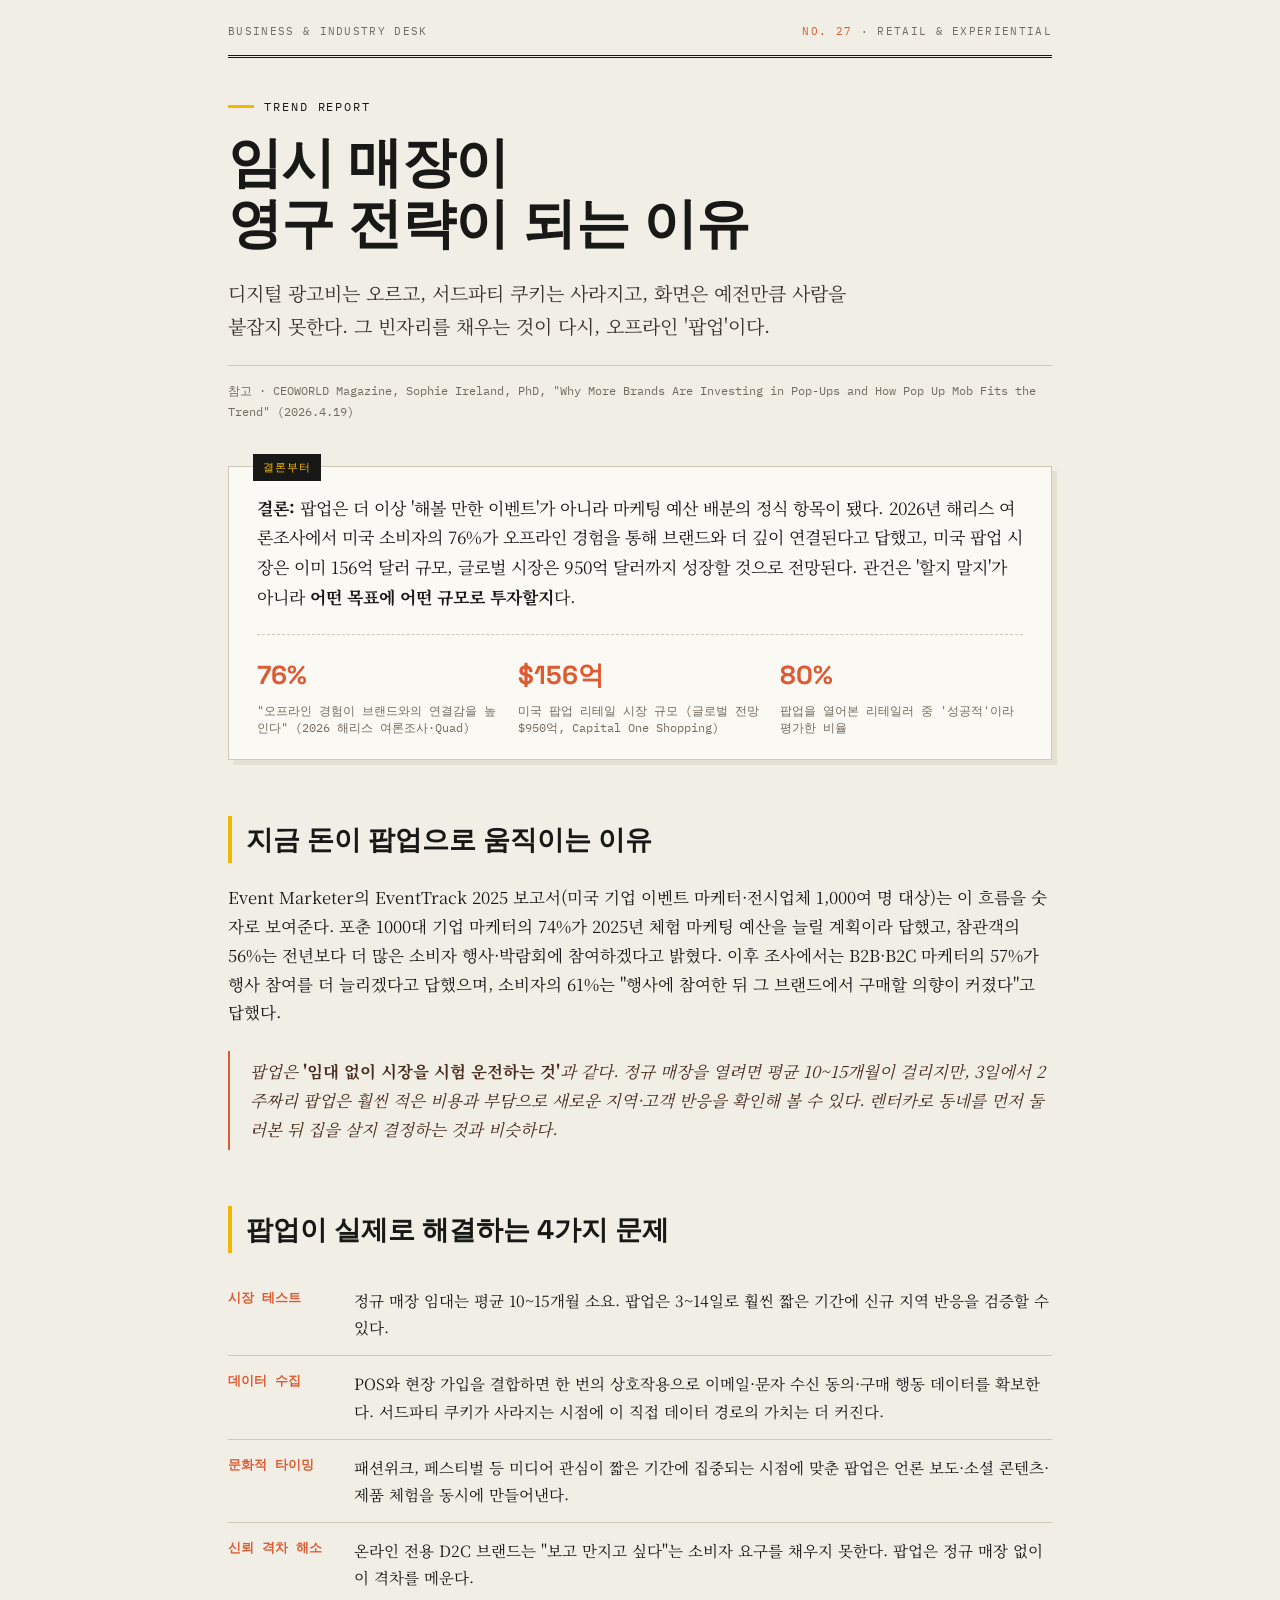
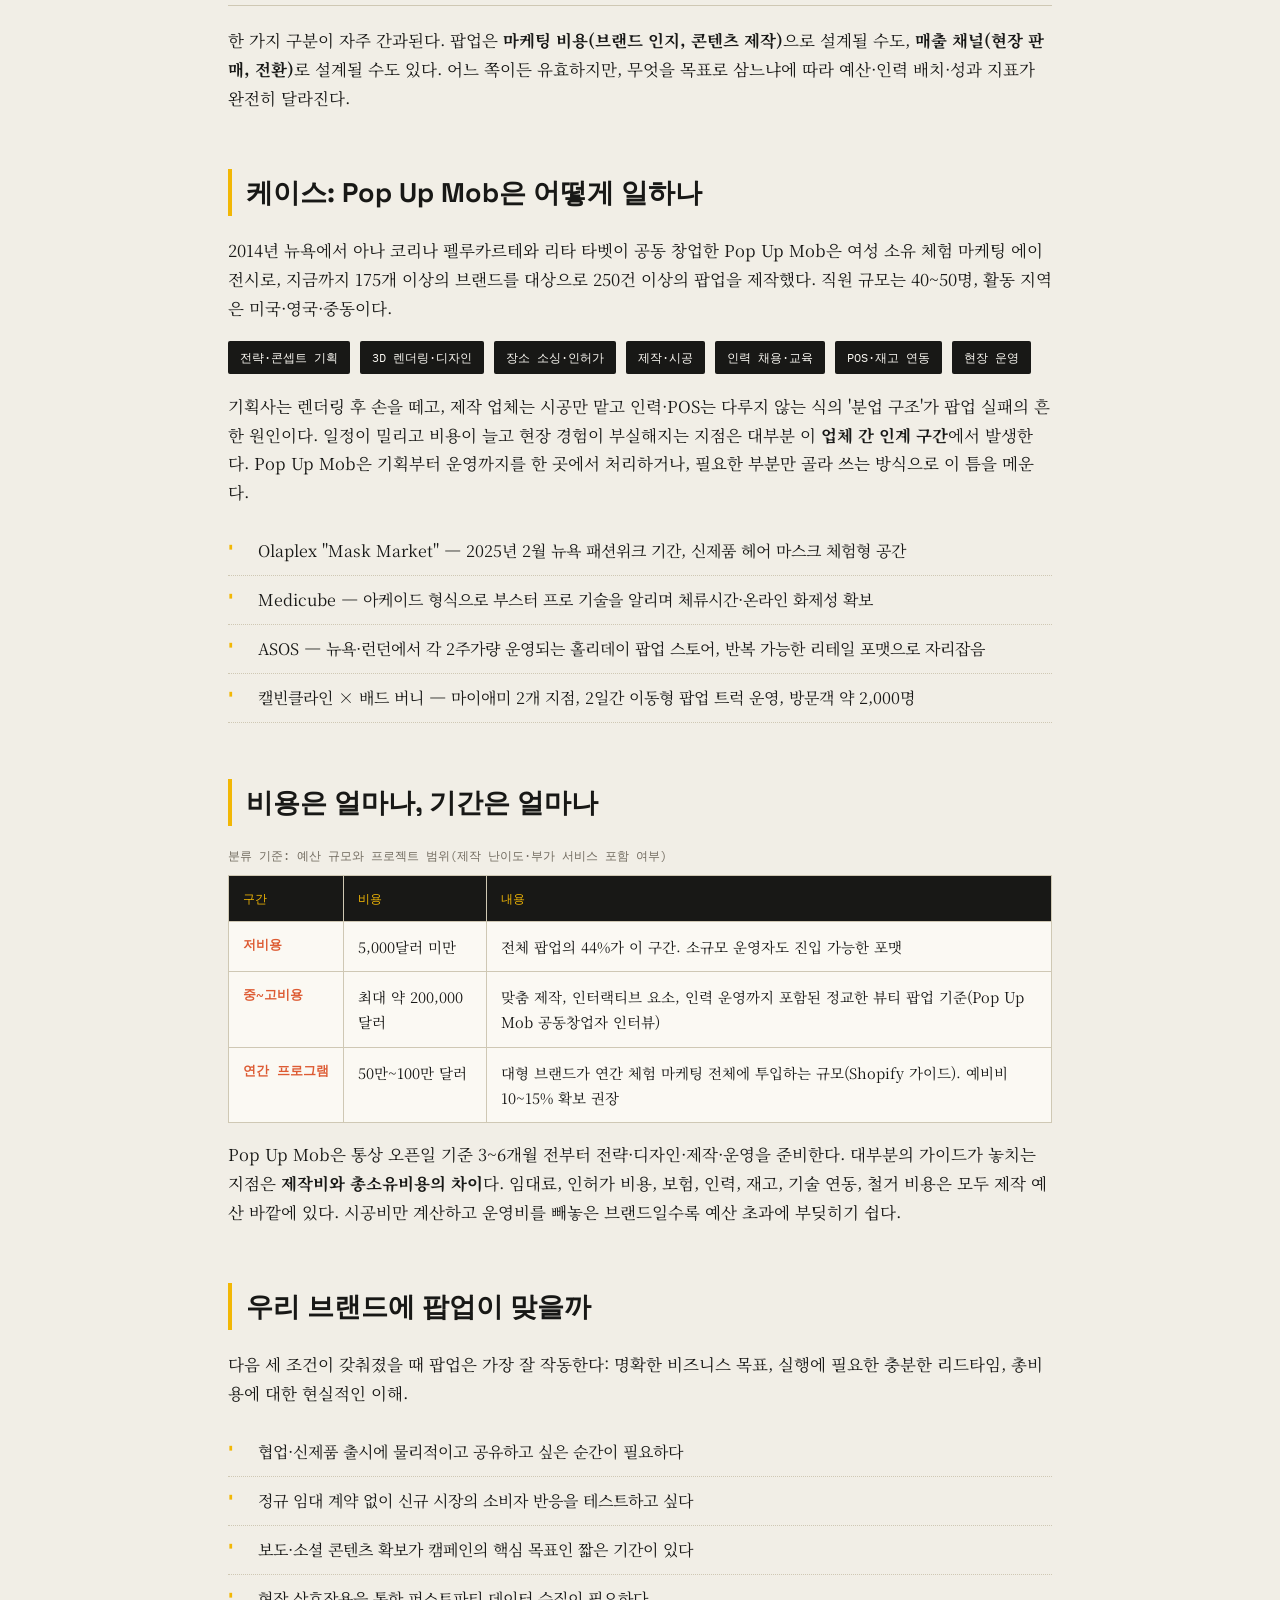
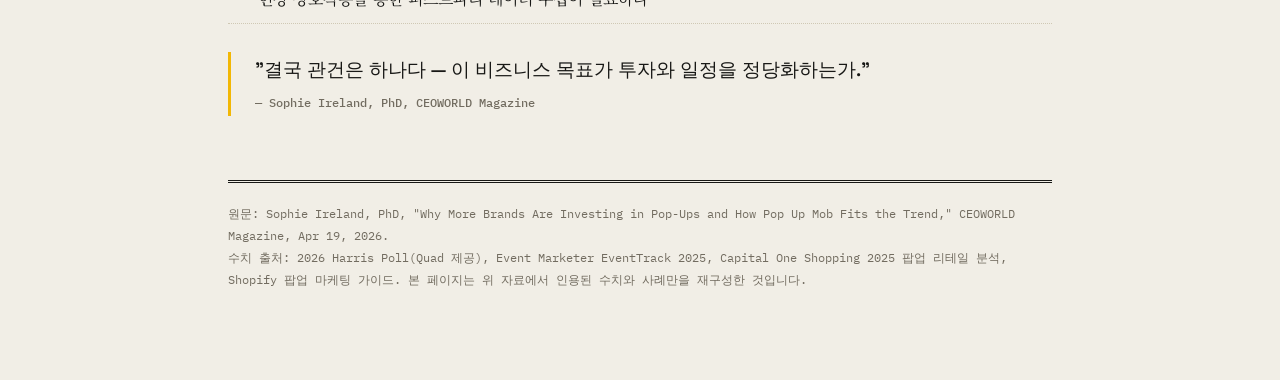
<file: data/popup-marketing-trend.html>
<!DOCTYPE html>
<html lang="ko">
<head>
<meta charset="UTF-8">
<title>임시가 전략이 될 때: 글로벌 팝업 마케팅 트렌드</title>
<meta name="viewport" content="width=device-width, initial-scale=1.0">
<link rel="preconnect" href="https://fonts.googleapis.com">
<link href="https://fonts.googleapis.com/css2?family=Space+Grotesk:wght@400;500;600;700&family=Noto+Serif+KR:wght@300;400;500;600;700&family=IBM+Plex+Mono:wght@400;500;600&display=swap" rel="stylesheet">
<style>
  :root{
    --paper:#F1EEE6;
    --paper-dark:#E4E0D2;
    --ink:#181816;
    --yellow:#F2B705;
    --orange:#DD5B33;
    --gray:#726C60;
    --card:#FBF9F3;
    --rule:#CFC8B4;
  }
  *{box-sizing:border-box;}
  html,body{margin:0;padding:0;}
  body{
    background:var(--paper);
    color:var(--ink);
    font-family:'Noto Serif KR', serif;
    line-height:1.75;
    -webkit-font-smoothing:antialiased;
  }
  .wrap{max-width:880px;margin:0 auto;padding:0 28px 90px;}

  .masthead{
    border-bottom:3px double var(--ink);
    padding:22px 0 14px;
    display:flex;
    justify-content:space-between;
    align-items:baseline;
    font-family:'IBM Plex Mono',monospace;
    font-size:11px;
    letter-spacing:0.12em;
    text-transform:uppercase;
    color:var(--gray);
  }
  .masthead span.hi{color:var(--orange);}

  .eyebrow{
    margin-top:38px;
    font-family:'IBM Plex Mono',monospace;
    font-size:12px;
    letter-spacing:0.16em;
    text-transform:uppercase;
    color:var(--ink);
    display:flex;
    align-items:center;
    gap:10px;
  }
  .eyebrow::before{content:"";width:26px;height:3px;background:var(--yellow);display:inline-block;}

  h1.headline{
    font-family:'Space Grotesk',sans-serif;
    font-weight:700;
    font-size:clamp(32px,5.2vw,54px);
    line-height:1.12;
    letter-spacing:-0.01em;
    margin:16px 0 22px;
    color:var(--ink);
  }
  .standfirst{
    font-size:19px;
    color:#3A342C;
    max-width:640px;
    margin-bottom:8px;
  }
  .byline{
    font-family:'IBM Plex Mono',monospace;
    font-size:12px;
    color:var(--gray);
    margin-top:22px;
    padding-top:14px;
    border-top:1px solid var(--rule);
  }

  /* 결론 카드 - 영수증 모티프 */
  .receipt{
    background:var(--card);
    border:1px solid var(--rule);
    box-shadow:5px 5px 0 var(--paper-dark);
    margin:44px 0 50px;
    padding:26px 28px 22px;
    position:relative;
  }
  .receipt::before{
    content:"결론부터";
    position:absolute;
    top:-13px;
    left:24px;
    background:var(--ink);
    color:var(--yellow);
    font-family:'IBM Plex Mono',monospace;
    font-size:11px;
    letter-spacing:0.1em;
    padding:4px 10px;
  }
  .receipt p{margin:0;font-size:17px;}
  .receipt .stat-row{
    display:grid;
    grid-template-columns:repeat(3,1fr);
    gap:18px;
    margin-top:22px;
    padding-top:18px;
    border-top:1px dashed var(--rule);
  }
  .stat{font-family:'IBM Plex Mono',monospace;}
  .stat .num{
    font-family:'Space Grotesk',sans-serif;
    font-size:26px;
    font-weight:700;
    color:var(--orange);
    display:block;
  }
  .stat .lab{font-size:11.5px;color:var(--gray);line-height:1.5;display:block;margin-top:4px;}

  section{margin-top:56px;}
  h2.sec-title{
    font-family:'Space Grotesk',sans-serif;
    font-weight:700;
    font-size:27px;
    color:var(--ink);
    border-left:4px solid var(--yellow);
    padding-left:14px;
    margin-bottom:20px;
  }
  p{font-size:16.5px;}

  .analogy{
    background:transparent;
    border-left:2px solid var(--orange);
    margin:24px 0;
    padding:6px 0 6px 20px;
    font-style:italic;
    color:#4A2E1F;
    font-size:16.5px;
  }
  .analogy b{font-style:normal;}

  table{
    width:100%;
    border-collapse:collapse;
    margin:18px 0 8px;
    font-size:14.5px;
    background:var(--card);
  }
  caption{
    text-align:left;
    font-family:'IBM Plex Mono',monospace;
    font-size:11.5px;
    color:var(--gray);
    margin-bottom:8px;
  }
  th,td{
    border:1px solid var(--rule);
    padding:12px 14px;
    text-align:left;
    vertical-align:top;
  }
  th{
    background:var(--ink);
    color:var(--yellow);
    font-family:'IBM Plex Mono',monospace;
    font-weight:500;
    font-size:12px;
    letter-spacing:0.04em;
  }
  td.rowhead{
    font-family:'IBM Plex Mono',monospace;
    font-weight:600;
    font-size:12.5px;
    color:var(--orange);
    white-space:nowrap;
  }

  blockquote{
    margin:28px 0;
    padding:4px 0 4px 24px;
    border-left:3px solid var(--yellow);
    font-family:'Space Grotesk',sans-serif;
    font-size:19px;
    font-weight:500;
    line-height:1.5;
    color:var(--ink);
  }
  blockquote cite{
    display:block;
    margin-top:10px;
    font-family:'IBM Plex Mono',monospace;
    font-style:normal;
    font-size:12px;
    color:var(--gray);
  }

  .data-list{list-style:none;padding:0;margin:20px 0;}
  .data-list li{
    display:grid;
    grid-template-columns:110px 1fr;
    gap:16px;
    padding:14px 0;
    border-bottom:1px solid var(--rule);
    align-items:start;
  }
  .data-list .src{
    font-family:'IBM Plex Mono',monospace;
    font-weight:600;
    color:var(--orange);
    font-size:12.5px;
  }
  .data-list p{margin:0;font-size:15.5px;}

  .checklist{margin:20px 0;padding:0;list-style:none;}
  .checklist li{
    position:relative;
    padding:10px 0 10px 30px;
    font-size:16px;
    border-bottom:1px dotted var(--rule);
  }
  .checklist li::before{
    content:"▮";
    position:absolute;
    left:0;
    top:10px;
    color:var(--yellow);
    font-size:11px;
  }

  .tag-row{
    display:flex;
    flex-wrap:wrap;
    gap:10px;
    margin:18px 0;
  }
  .tag{
    font-family:'IBM Plex Mono',monospace;
    font-size:12px;
    background:var(--ink);
    color:var(--card);
    padding:6px 12px;
    border-radius:2px;
  }

  footer{
    margin-top:64px;
    padding-top:20px;
    border-top:3px double var(--ink);
    font-family:'IBM Plex Mono',monospace;
    font-size:11.5px;
    color:var(--gray);
    line-height:1.9;
  }
</style>
</head>
<body>
<div class="wrap">

  <div class="masthead">
    <span>Business & Industry Desk</span>
    <span><span class="hi">No. 27</span> · Retail & Experiential</span>
  </div>

  <div class="eyebrow">Trend Report</div>
  <h1 class="headline">임시 매장이<br>영구 전략이 되는 이유</h1>
  <p class="standfirst">
    디지털 광고비는 오르고, 서드파티 쿠키는 사라지고, 화면은 예전만큼 사람을
    붙잡지 못한다. 그 빈자리를 채우는 것이 다시, 오프라인 '팝업'이다.
  </p>
  <div class="byline">참고 · CEOWORLD Magazine, Sophie Ireland, PhD, "Why More Brands Are Investing in Pop-Ups and How Pop Up Mob Fits the Trend" (2026.4.19)</div>

  <div class="receipt">
    <p>
      <b>결론:</b> 팝업은 더 이상 '해볼 만한 이벤트'가 아니라 마케팅 예산 배분의 정식 항목이 됐다.
      2026년 해리스 여론조사에서 미국 소비자의 76%가 오프라인 경험을 통해 브랜드와 더 깊이
      연결된다고 답했고, 미국 팝업 시장은 이미 156억 달러 규모, 글로벌 시장은 950억 달러까지
      성장할 것으로 전망된다. 관건은 '할지 말지'가 아니라 <b>어떤 목표에 어떤 규모로 투자할지</b>다.
    </p>
    <div class="stat-row">
      <div class="stat"><span class="num">76%</span><span class="lab">"오프라인 경험이 브랜드와의 연결감을 높인다" (2026 해리스 여론조사·Quad)</span></div>
      <div class="stat"><span class="num">$156억</span><span class="lab">미국 팝업 리테일 시장 규모 (글로벌 전망 $950억, Capital One Shopping)</span></div>
      <div class="stat"><span class="num">80%</span><span class="lab">팝업을 열어본 리테일러 중 '성공적'이라 평가한 비율</span></div>
    </div>
  </div>

  <section>
    <h2 class="sec-title">지금 돈이 팝업으로 움직이는 이유</h2>
    <p>
      Event Marketer의 EventTrack 2025 보고서(미국 기업 이벤트 마케터·전시업체 1,000여 명 대상)는
      이 흐름을 숫자로 보여준다. 포춘 1000대 기업 마케터의 74%가 2025년 체험 마케팅 예산을
      늘릴 계획이라 답했고, 참관객의 56%는 전년보다 더 많은 소비자 행사·박람회에 참여하겠다고
      밝혔다. 이후 조사에서는 B2B·B2C 마케터의 57%가 행사 참여를 더 늘리겠다고 답했으며,
      소비자의 61%는 "행사에 참여한 뒤 그 브랜드에서 구매할 의향이 커졌다"고 답했다.
    </p>
    <div class="analogy">
      팝업은 <b>'임대 없이 시장을 시험 운전하는 것'</b>과 같다. 정규 매장을 열려면 평균
      10~15개월이 걸리지만, 3일에서 2주짜리 팝업은 훨씬 적은 비용과 부담으로 새로운 지역·고객
      반응을 확인해 볼 수 있다. 렌터카로 동네를 먼저 둘러본 뒤 집을 살지 결정하는 것과 비슷하다.
    </div>
  </section>

  <section>
    <h2 class="sec-title">팝업이 실제로 해결하는 4가지 문제</h2>
    <ul class="data-list">
      <li><span class="src">시장 테스트</span><p>정규 매장 임대는 평균 10~15개월 소요. 팝업은 3~14일로 훨씬 짧은 기간에 신규 지역 반응을 검증할 수 있다.</p></li>
      <li><span class="src">데이터 수집</span><p>POS와 현장 가입을 결합하면 한 번의 상호작용으로 이메일·문자 수신 동의·구매 행동 데이터를 확보한다. 서드파티 쿠키가 사라지는 시점에 이 직접 데이터 경로의 가치는 더 커진다.</p></li>
      <li><span class="src">문화적 타이밍</span><p>패션위크, 페스티벌 등 미디어 관심이 짧은 기간에 집중되는 시점에 맞춘 팝업은 언론 보도·소셜 콘텐츠·제품 체험을 동시에 만들어낸다.</p></li>
      <li><span class="src">신뢰 격차 해소</span><p>온라인 전용 D2C 브랜드는 "보고 만지고 싶다"는 소비자 요구를 채우지 못한다. 팝업은 정규 매장 없이 이 격차를 메운다.</p></li>
    </ul>
    <p>
      한 가지 구분이 자주 간과된다. 팝업은 <b>마케팅 비용(브랜드 인지, 콘텐츠 제작)</b>으로 설계될 수도,
      <b>매출 채널(현장 판매, 전환)</b>로 설계될 수도 있다. 어느 쪽이든 유효하지만, 무엇을 목표로
      삼느냐에 따라 예산·인력 배치·성과 지표가 완전히 달라진다.
    </p>
  </section>

  <section>
    <h2 class="sec-title">케이스: Pop Up Mob은 어떻게 일하나</h2>
    <p>
      2014년 뉴욕에서 아나 코리나 펠루카르테와 리타 타벳이 공동 창업한 Pop Up Mob은 여성 소유
      체험 마케팅 에이전시로, 지금까지 175개 이상의 브랜드를 대상으로 250건 이상의 팝업을
      제작했다. 직원 규모는 40~50명, 활동 지역은 미국·영국·중동이다.
    </p>
    <div class="tag-row">
      <span class="tag">전략·콘셉트 기획</span>
      <span class="tag">3D 렌더링·디자인</span>
      <span class="tag">장소 소싱·인허가</span>
      <span class="tag">제작·시공</span>
      <span class="tag">인력 채용·교육</span>
      <span class="tag">POS·재고 연동</span>
      <span class="tag">현장 운영</span>
    </div>
    <p>
      기획사는 렌더링 후 손을 떼고, 제작 업체는 시공만 맡고 인력·POS는 다루지 않는 식의
      '분업 구조'가 팝업 실패의 흔한 원인이다. 일정이 밀리고 비용이 늘고 현장 경험이 부실해지는
      지점은 대부분 이 <b>업체 간 인계 구간</b>에서 발생한다. Pop Up Mob은 기획부터 운영까지를
      한 곳에서 처리하거나, 필요한 부분만 골라 쓰는 방식으로 이 틈을 메운다.
    </p>
    <ul class="checklist">
      <li>Olaplex "Mask Market" — 2025년 2월 뉴욕 패션위크 기간, 신제품 헤어 마스크 체험형 공간</li>
      <li>Medicube — 아케이드 형식으로 부스터 프로 기술을 알리며 체류시간·온라인 화제성 확보</li>
      <li>ASOS — 뉴욕·런던에서 각 2주가량 운영되는 홀리데이 팝업 스토어, 반복 가능한 리테일 포맷으로 자리잡음</li>
      <li>캘빈클라인 × 배드 버니 — 마이애미 2개 지점, 2일간 이동형 팝업 트럭 운영, 방문객 약 2,000명</li>
    </ul>
  </section>

  <section>
    <h2 class="sec-title">비용은 얼마나, 기간은 얼마나</h2>
    <table>
      <caption>분류 기준: 예산 규모와 프로젝트 범위(제작 난이도·부가 서비스 포함 여부)</caption>
      <tr>
        <th>구간</th>
        <th>비용</th>
        <th>내용</th>
      </tr>
      <tr>
        <td class="rowhead">저비용</td>
        <td>5,000달러 미만</td>
        <td>전체 팝업의 44%가 이 구간. 소규모 운영자도 진입 가능한 포맷</td>
      </tr>
      <tr>
        <td class="rowhead">중~고비용</td>
        <td>최대 약 200,000달러</td>
        <td>맞춤 제작, 인터랙티브 요소, 인력 운영까지 포함된 정교한 뷰티 팝업 기준(Pop Up Mob 공동창업자 인터뷰)</td>
      </tr>
      <tr>
        <td class="rowhead">연간 프로그램</td>
        <td>50만~100만 달러</td>
        <td>대형 브랜드가 연간 체험 마케팅 전체에 투입하는 규모(Shopify 가이드). 예비비 10~15% 확보 권장</td>
      </tr>
    </table>
    <p>
      Pop Up Mob은 통상 오픈일 기준 3~6개월 전부터 전략·디자인·제작·운영을 준비한다.
      대부분의 가이드가 놓치는 지점은 <b>제작비와 총소유비용의 차이</b>다. 임대료, 인허가 비용,
      보험, 인력, 재고, 기술 연동, 철거 비용은 모두 제작 예산 바깥에 있다. 시공비만 계산하고
      운영비를 빼놓은 브랜드일수록 예산 초과에 부딪히기 쉽다.
    </p>
  </section>

  <section>
    <h2 class="sec-title">우리 브랜드에 팝업이 맞을까</h2>
    <p>다음 세 조건이 갖춰졌을 때 팝업은 가장 잘 작동한다: 명확한 비즈니스 목표, 실행에 필요한 충분한 리드타임, 총비용에 대한 현실적인 이해.</p>
    <ul class="checklist">
      <li>협업·신제품 출시에 물리적이고 공유하고 싶은 순간이 필요하다</li>
      <li>정규 임대 계약 없이 신규 시장의 소비자 반응을 테스트하고 싶다</li>
      <li>보도·소셜 콘텐츠 확보가 캠페인의 핵심 목표인 짧은 기간이 있다</li>
      <li>현장 상호작용을 통한 퍼스트파티 데이터 수집이 필요하다</li>
    </ul>
    <blockquote>
      "결국 관건은 하나다 — 이 비즈니스 목표가 투자와 일정을 정당화하는가."
      <cite>— Sophie Ireland, PhD, CEOWORLD Magazine</cite>
    </blockquote>
  </section>

  <footer>
    원문: Sophie Ireland, PhD, "Why More Brands Are Investing in Pop-Ups and How Pop Up Mob Fits the Trend,"
    CEOWORLD Magazine, Apr 19, 2026.<br>
    수치 출처: 2026 Harris Poll(Quad 제공), Event Marketer EventTrack 2025, Capital One Shopping 2025 팝업 리테일 분석, Shopify 팝업 마케팅 가이드.
    본 페이지는 위 자료에서 인용된 수치와 사례만을 재구성한 것입니다.
  </footer>

</div>
</body>
</html>
</file>
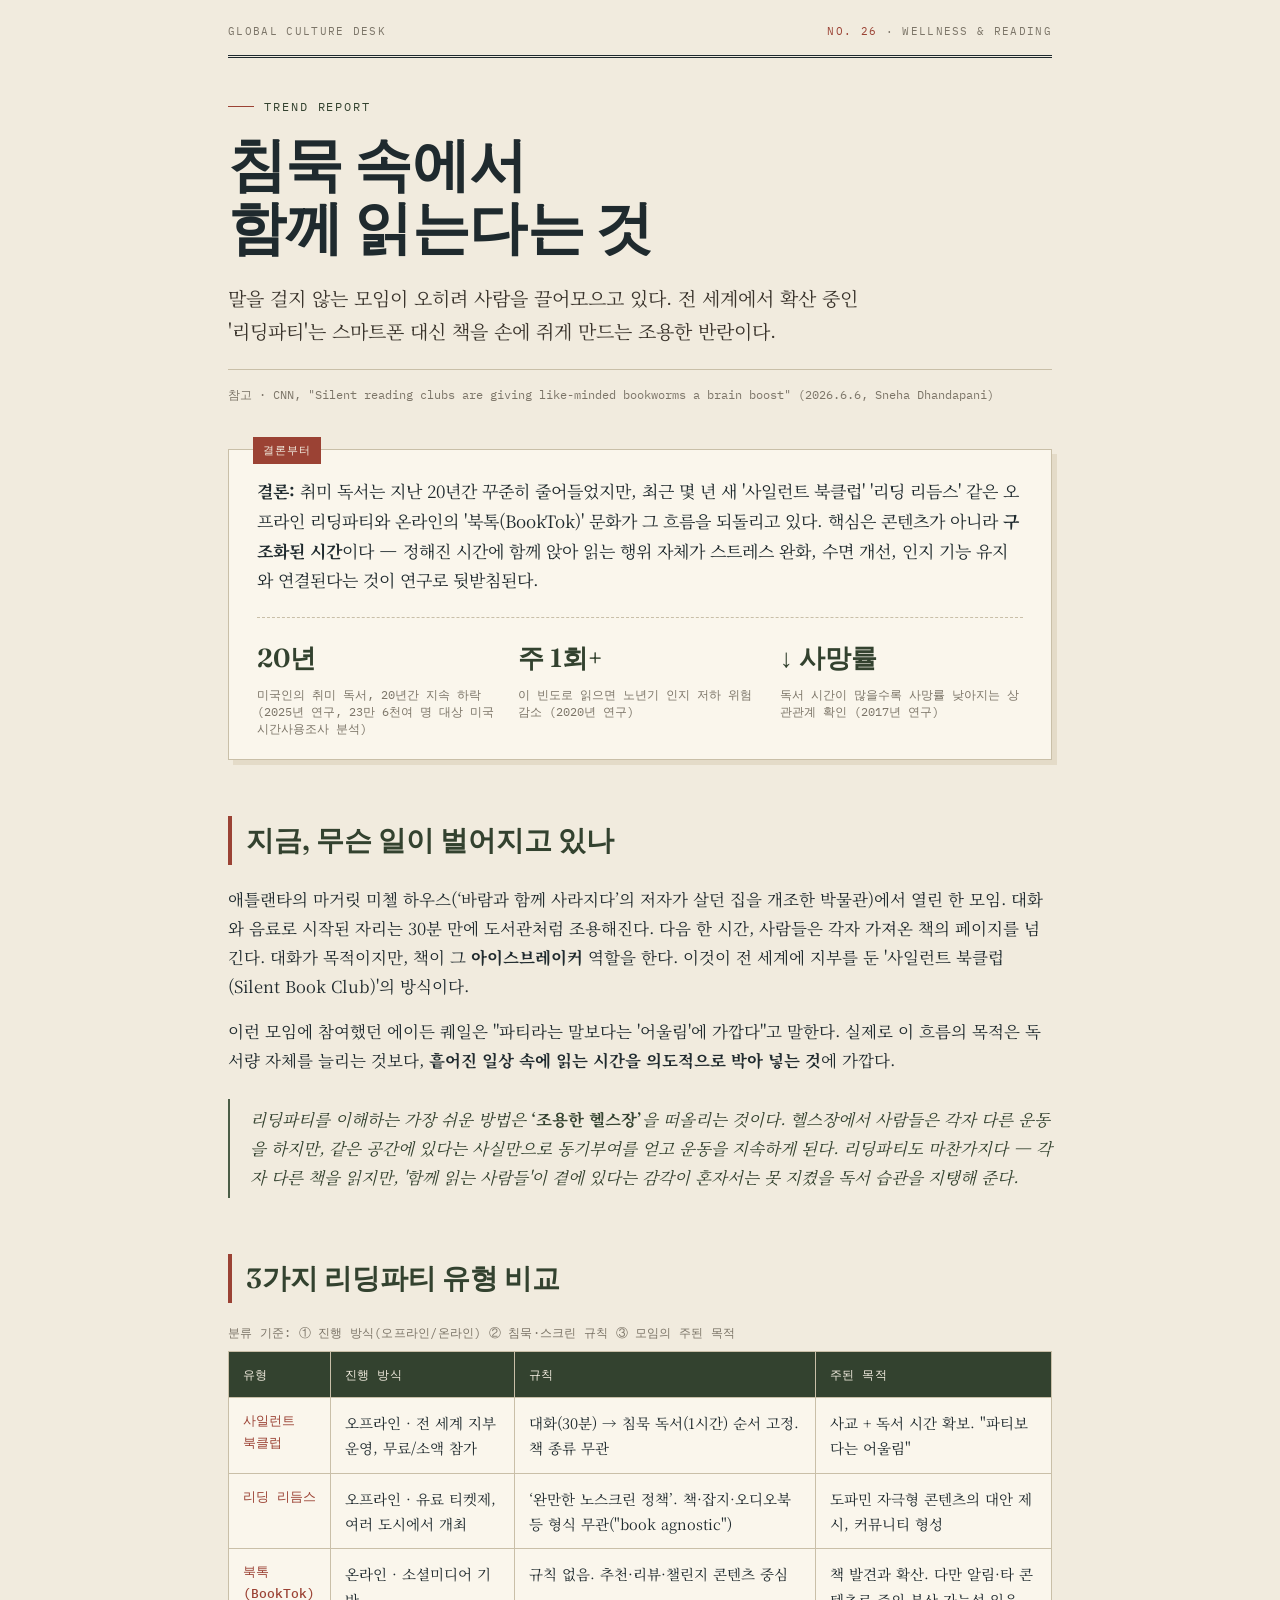
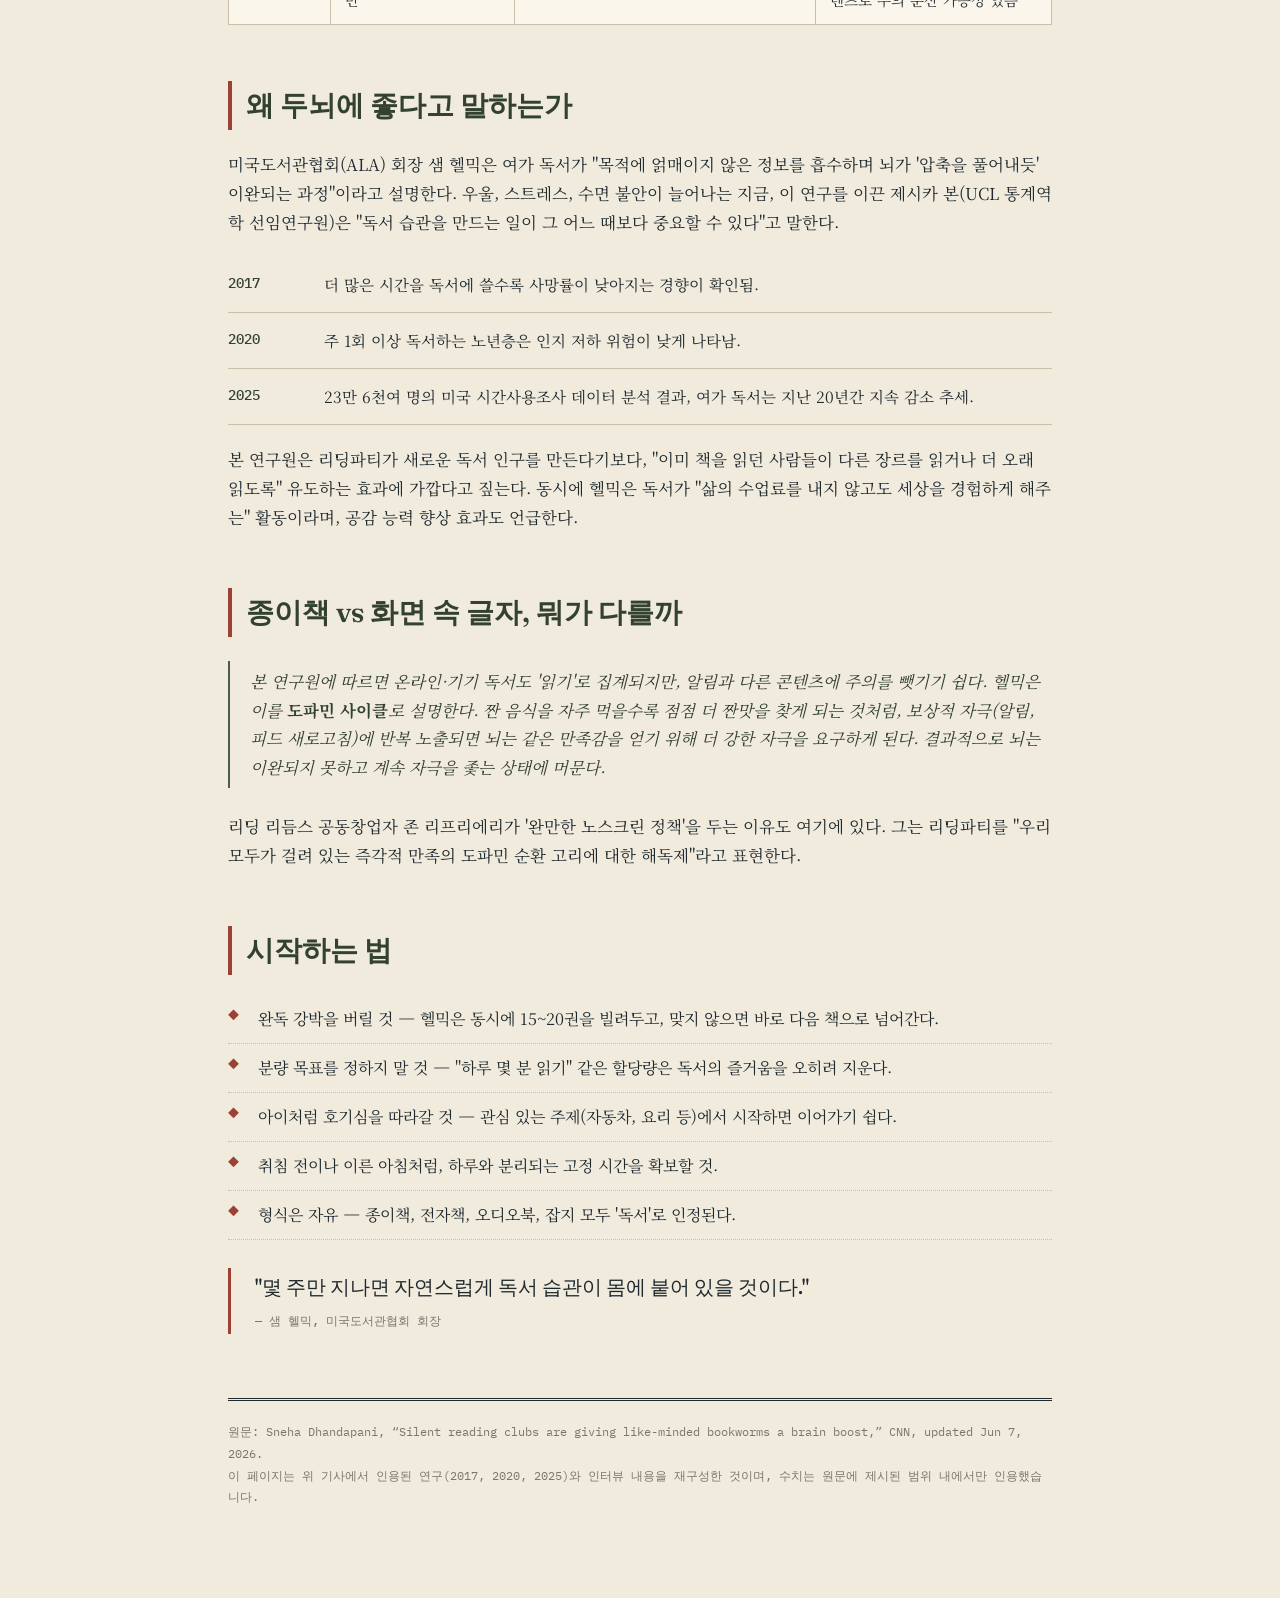
<file: data/reading-party-trend.html>
<!DOCTYPE html>
<html lang="ko">
<head>
<meta charset="UTF-8">
<title>침묵의 사교술: 글로벌 리딩파티 트렌드</title>
<meta name="viewport" content="width=device-width, initial-scale=1.0">
<link rel="preconnect" href="https://fonts.googleapis.com">
<link href="https://fonts.googleapis.com/css2?family=Fraunces:opsz,wght@9..144,300;9..144,500;9..144,600;9..144,700&family=Noto+Serif+KR:wght@300;400;500;600;700&family=IBM+Plex+Mono:wght@400;500&display=swap" rel="stylesheet">
<style>
  :root{
    --paper:#F1EBDE;
    --paper-dark:#E4DBC8;
    --ink:#1F2A2E;
    --moss:#4B5D46;
    --moss-deep:#33422F;
    --rust:#9B4234;
    --gray:#7C7568;
    --card:#FAF6EC;
    --rule:#C9BFA8;
  }
  *{box-sizing:border-box;}
  html,body{margin:0;padding:0;}
  body{
    background:var(--paper);
    color:var(--ink);
    font-family:'Noto Serif KR', serif;
    line-height:1.75;
    -webkit-font-smoothing:antialiased;
  }
  .wrap{max-width:880px;margin:0 auto;padding:0 28px 90px;}

  /* Masthead */
  .masthead{
    border-bottom:3px double var(--ink);
    padding:22px 0 14px;
    display:flex;
    justify-content:space-between;
    align-items:baseline;
    font-family:'IBM Plex Mono',monospace;
    font-size:11px;
    letter-spacing:0.12em;
    text-transform:uppercase;
    color:var(--gray);
  }
  .masthead span.hi{color:var(--rust);}

  /* Hero */
  .eyebrow{
    margin-top:38px;
    font-family:'IBM Plex Mono',monospace;
    font-size:12px;
    letter-spacing:0.16em;
    text-transform:uppercase;
    color:var(--moss-deep);
    display:flex;
    align-items:center;
    gap:10px;
  }
  .eyebrow::before{content:"";width:26px;height:1px;background:var(--rust);display:inline-block;}

  h1.headline{
    font-family:'Fraunces',serif;
    font-optical-sizing:auto;
    font-weight:600;
    font-size:clamp(34px,5.6vw,58px);
    line-height:1.08;
    letter-spacing:-0.01em;
    margin:16px 0 22px;
    color:var(--ink);
  }
  .standfirst{
    font-size:19px;
    color:#3A342C;
    max-width:640px;
    margin-bottom:8px;
  }
  .byline{
    font-family:'IBM Plex Mono',monospace;
    font-size:12px;
    color:var(--gray);
    margin-top:22px;
    padding-top:14px;
    border-top:1px solid var(--rule);
  }

  /* 결론 카드 - 도서관 대출카드 모티프 */
  .due-card{
    background:var(--card);
    border:1px solid var(--rule);
    box-shadow:5px 5px 0 var(--paper-dark);
    margin:44px 0 50px;
    padding:26px 28px 22px;
    position:relative;
  }
  .due-card::before{
    content:"결론부터";
    position:absolute;
    top:-13px;
    left:24px;
    background:var(--rust);
    color:var(--paper);
    font-family:'IBM Plex Mono',monospace;
    font-size:11px;
    letter-spacing:0.1em;
    padding:4px 10px;
  }
  .due-card p{margin:0 0 0;font-size:17px;}
  .due-card .stat-row{
    display:grid;
    grid-template-columns:repeat(3,1fr);
    gap:18px;
    margin-top:22px;
    padding-top:18px;
    border-top:1px dashed var(--rule);
  }
  .stat{font-family:'IBM Plex Mono',monospace;}
  .stat .num{
    font-family:'Fraunces',serif;
    font-size:26px;
    font-weight:600;
    color:var(--moss-deep);
    display:block;
  }
  .stat .lab{font-size:11.5px;color:var(--gray);line-height:1.5;display:block;margin-top:4px;}

  /* Section */
  section{margin-top:56px;}
  h2.sec-title{
    font-family:'Fraunces',serif;
    font-weight:600;
    font-size:28px;
    color:var(--moss-deep);
    border-left:4px solid var(--rust);
    padding-left:14px;
    margin-bottom:20px;
  }
  p{font-size:16.5px;}
  .analogy{
    background:transparent;
    border-left:2px solid var(--moss);
    margin:24px 0;
    padding:6px 0 6px 20px;
    font-style:italic;
    color:var(--moss-deep);
    font-size:16.5px;
  }
  .analogy b{font-style:normal;}

  /* Table */
  table{
    width:100%;
    border-collapse:collapse;
    margin:18px 0 8px;
    font-size:14.5px;
    background:var(--card);
  }
  caption{
    text-align:left;
    font-family:'IBM Plex Mono',monospace;
    font-size:11.5px;
    color:var(--gray);
    margin-bottom:8px;
    letter-spacing:0.02em;
  }
  th,td{
    border:1px solid var(--rule);
    padding:12px 14px;
    text-align:left;
    vertical-align:top;
  }
  th{
    background:var(--moss-deep);
    color:var(--paper);
    font-family:'IBM Plex Mono',monospace;
    font-weight:500;
    font-size:12px;
    letter-spacing:0.04em;
  }
  td.rowhead{
    font-family:'IBM Plex Mono',monospace;
    font-weight:500;
    font-size:12.5px;
    color:var(--rust);
    white-space:nowrap;
  }
  .criteria-note{
    font-family:'IBM Plex Mono',monospace;
    font-size:12px;
    color:var(--gray);
    margin-top:6px;
  }

  /* Quote */
  blockquote{
    margin:28px 0;
    padding:4px 0 4px 24px;
    border-left:3px solid var(--rust);
    font-family:'Fraunces',serif;
    font-size:20px;
    font-weight:500;
    line-height:1.5;
    color:var(--ink);
  }
  blockquote cite{
    display:block;
    margin-top:10px;
    font-family:'IBM Plex Mono',monospace;
    font-style:normal;
    font-size:12px;
    color:var(--gray);
  }

  /* 데이터 리스트 */
  .data-list{list-style:none;padding:0;margin:20px 0;}
  .data-list li{
    display:grid;
    grid-template-columns:80px 1fr;
    gap:16px;
    padding:14px 0;
    border-bottom:1px solid var(--rule);
    align-items:start;
  }
  .data-list .year{
    font-family:'IBM Plex Mono',monospace;
    font-weight:500;
    color:var(--moss-deep);
    font-size:14px;
  }
  .data-list p{margin:0;font-size:15.5px;}

  /* 체크리스트 */
  .checklist{margin:20px 0;padding:0;list-style:none;}
  .checklist li{
    position:relative;
    padding:10px 0 10px 30px;
    font-size:16px;
    border-bottom:1px dotted var(--rule);
  }
  .checklist li::before{
    content:"◆";
    position:absolute;
    left:0;
    top:10px;
    color:var(--rust);
    font-size:11px;
  }

  footer{
    margin-top:64px;
    padding-top:20px;
    border-top:3px double var(--ink);
    font-family:'IBM Plex Mono',monospace;
    font-size:11.5px;
    color:var(--gray);
    line-height:1.9;
  }
  footer a{color:var(--moss-deep);}
</style>
</head>
<body>
<div class="wrap">

  <div class="masthead">
    <span>Global Culture Desk</span>
    <span><span class="hi">No. 26</span> · Wellness & Reading</span>
  </div>

  <div class="eyebrow">Trend Report</div>
  <h1 class="headline">침묵 속에서<br>함께 읽는다는 것</h1>
  <p class="standfirst">
    말을 걸지 않는 모임이 오히려 사람을 끌어모으고 있다. 전 세계에서 확산 중인
    '리딩파티'는 스마트폰 대신 책을 손에 쥐게 만드는 조용한 반란이다.
  </p>
  <div class="byline">참고 · CNN, "Silent reading clubs are giving like-minded bookworms a brain boost" (2026.6.6, Sneha Dhandapani)</div>

  <div class="due-card">
    <p>
      <b>결론:</b> 취미 독서는 지난 20년간 꾸준히 줄어들었지만, 최근 몇 년 새 '사일런트 북클럽'
      '리딩 리듬스' 같은 오프라인 리딩파티와 온라인의 '북톡(BookTok)' 문화가 그 흐름을 되돌리고 있다.
      핵심은 콘텐츠가 아니라 <b>구조화된 시간</b>이다 — 정해진 시간에 함께 앉아 읽는 행위 자체가
      스트레스 완화, 수면 개선, 인지 기능 유지와 연결된다는 것이 연구로 뒷받침된다.
    </p>
    <div class="stat-row">
      <div class="stat"><span class="num">20년</span><span class="lab">미국인의 취미 독서, 20년간 지속 하락 (2025년 연구, 23만 6천여 명 대상 미국 시간사용조사 분석)</span></div>
      <div class="stat"><span class="num">주 1회+</span><span class="lab">이 빈도로 읽으면 노년기 인지 저하 위험 감소 (2020년 연구)</span></div>
      <div class="stat"><span class="num">↓ 사망률</span><span class="lab">독서 시간이 많을수록 사망률 낮아지는 상관관계 확인 (2017년 연구)</span></div>
    </div>
  </div>

  <section>
    <h2 class="sec-title">지금, 무슨 일이 벌어지고 있나</h2>
    <p>
      애틀랜타의 마거릿 미첼 하우스(‘바람과 함께 사라지다’의 저자가 살던 집을 개조한 박물관)에서 열린
      한 모임. 대화와 음료로 시작된 자리는 30분 만에 도서관처럼 조용해진다. 다음 한 시간, 사람들은
      각자 가져온 책의 페이지를 넘긴다. 대화가 목적이지만, 책이 그 <b>아이스브레이커</b> 역할을 한다.
      이것이 전 세계에 지부를 둔 '사일런트 북클럽(Silent Book Club)'의 방식이다.
    </p>
    <p>
      이런 모임에 참여했던 에이든 퀘일은 "파티라는 말보다는 '어울림'에 가깝다"고 말한다.
      실제로 이 흐름의 목적은 독서량 자체를 늘리는 것보다, <b>흩어진 일상 속에 읽는 시간을
      의도적으로 박아 넣는 것</b>에 가깝다.
    </p>
    <div class="analogy">
      리딩파티를 이해하는 가장 쉬운 방법은 <b>‘조용한 헬스장’</b>을 떠올리는 것이다.
      헬스장에서 사람들은 각자 다른 운동을 하지만, 같은 공간에 있다는 사실만으로
      동기부여를 얻고 운동을 지속하게 된다. 리딩파티도 마찬가지다 — 각자 다른 책을 읽지만,
      '함께 읽는 사람들'이 곁에 있다는 감각이 혼자서는 못 지켰을 독서 습관을 지탱해 준다.
    </div>
  </section>

  <section>
    <h2 class="sec-title">3가지 리딩파티 유형 비교</h2>
    <table>
      <caption>분류 기준: ① 진행 방식(오프라인/온라인) ② 침묵·스크린 규칙 ③ 모임의 주된 목적</caption>
      <tr>
        <th>유형</th>
        <th>진행 방식</th>
        <th>규칙</th>
        <th>주된 목적</th>
      </tr>
      <tr>
        <td class="rowhead">사일런트<br>북클럽</td>
        <td>오프라인 · 전 세계 지부 운영, 무료/소액 참가</td>
        <td>대화(30분) → 침묵 독서(1시간) 순서 고정. 책 종류 무관</td>
        <td>사교 + 독서 시간 확보. "파티보다는 어울림"</td>
      </tr>
      <tr>
        <td class="rowhead">리딩 리듬스</td>
        <td>오프라인 · 유료 티켓제, 여러 도시에서 개최</td>
        <td>‘완만한 노스크린 정책’. 책·잡지·오디오북 등 형식 무관("book agnostic")</td>
        <td>도파민 자극형 콘텐츠의 대안 제시, 커뮤니티 형성</td>
      </tr>
      <tr>
        <td class="rowhead">북톡<br>(BookTok)</td>
        <td>온라인 · 소셜미디어 기반</td>
        <td>규칙 없음. 추천·리뷰·챌린지 콘텐츠 중심</td>
        <td>책 발견과 확산. 다만 알림·타 콘텐츠로 주의 분산 가능성 있음</td>
      </tr>
    </table>
  </section>

  <section>
    <h2 class="sec-title">왜 두뇌에 좋다고 말하는가</h2>
    <p>
      미국도서관협회(ALA) 회장 샘 헬믹은 여가 독서가 "목적에 얽매이지 않은 정보를 흡수하며
      뇌가 '압축을 풀어내듯' 이완되는 과정"이라고 설명한다. 우울, 스트레스, 수면 불안이 늘어나는
      지금, 이 연구를 이끈 제시카 본(UCL 통계역학 선임연구원)은 "독서 습관을 만드는 일이
      그 어느 때보다 중요할 수 있다"고 말한다.
    </p>
    <ul class="data-list">
      <li><span class="year">2017</span><p>더 많은 시간을 독서에 쓸수록 사망률이 낮아지는 경향이 확인됨.</p></li>
      <li><span class="year">2020</span><p>주 1회 이상 독서하는 노년층은 인지 저하 위험이 낮게 나타남.</p></li>
      <li><span class="year">2025</span><p>23만 6천여 명의 미국 시간사용조사 데이터 분석 결과, 여가 독서는 지난 20년간 지속 감소 추세.</p></li>
    </ul>
    <p>
      본 연구원은 리딩파티가 새로운 독서 인구를 만든다기보다, "이미 책을 읽던 사람들이
      다른 장르를 읽거나 더 오래 읽도록" 유도하는 효과에 가깝다고 짚는다. 동시에 헬믹은
      독서가 "삶의 수업료를 내지 않고도 세상을 경험하게 해주는" 활동이라며, 공감 능력 향상 효과도
      언급한다.
    </p>
  </section>

  <section>
    <h2 class="sec-title">종이책 vs 화면 속 글자, 뭐가 다를까</h2>
    <div class="analogy">
      본 연구원에 따르면 온라인·기기 독서도 '읽기'로 집계되지만, 알림과 다른 콘텐츠에
      주의를 뺏기기 쉽다. 헬믹은 이를 <b>도파민 사이클</b>로 설명한다. 짠 음식을 자주 먹을수록
      점점 더 짠맛을 찾게 되는 것처럼, 보상적 자극(알림, 피드 새로고침)에 반복 노출되면
      뇌는 같은 만족감을 얻기 위해 더 강한 자극을 요구하게 된다. 결과적으로 뇌는 이완되지 못하고
      계속 자극을 좇는 상태에 머문다.
    </div>
    <p>
      리딩 리듬스 공동창업자 존 리프리에리가 '완만한 노스크린 정책'을 두는 이유도 여기에 있다.
      그는 리딩파티를 "우리 모두가 걸려 있는 즉각적 만족의 도파민 순환 고리에 대한 해독제"라고
      표현한다.
    </p>
  </section>

  <section>
    <h2 class="sec-title">시작하는 법</h2>
    <ul class="checklist">
      <li>완독 강박을 버릴 것 — 헬믹은 동시에 15~20권을 빌려두고, 맞지 않으면 바로 다음 책으로 넘어간다.</li>
      <li>분량 목표를 정하지 말 것 — "하루 몇 분 읽기" 같은 할당량은 독서의 즐거움을 오히려 지운다.</li>
      <li>아이처럼 호기심을 따라갈 것 — 관심 있는 주제(자동차, 요리 등)에서 시작하면 이어가기 쉽다.</li>
      <li>취침 전이나 이른 아침처럼, 하루와 분리되는 고정 시간을 확보할 것.</li>
      <li>형식은 자유 — 종이책, 전자책, 오디오북, 잡지 모두 '독서'로 인정된다.</li>
    </ul>
    <blockquote>
      "몇 주만 지나면 자연스럽게 독서 습관이 몸에 붙어 있을 것이다."
      <cite>— 샘 헬믹, 미국도서관협회 회장</cite>
    </blockquote>
  </section>

  <footer>
    원문: Sneha Dhandapani, “Silent reading clubs are giving like-minded bookworms a brain boost,”
    CNN, updated Jun 7, 2026.<br>
    이 페이지는 위 기사에서 인용된 연구(2017, 2020, 2025)와 인터뷰 내용을 재구성한 것이며,
    수치는 원문에 제시된 범위 내에서만 인용했습니다.
  </footer>

</div>
</body>
</html>
</file>
